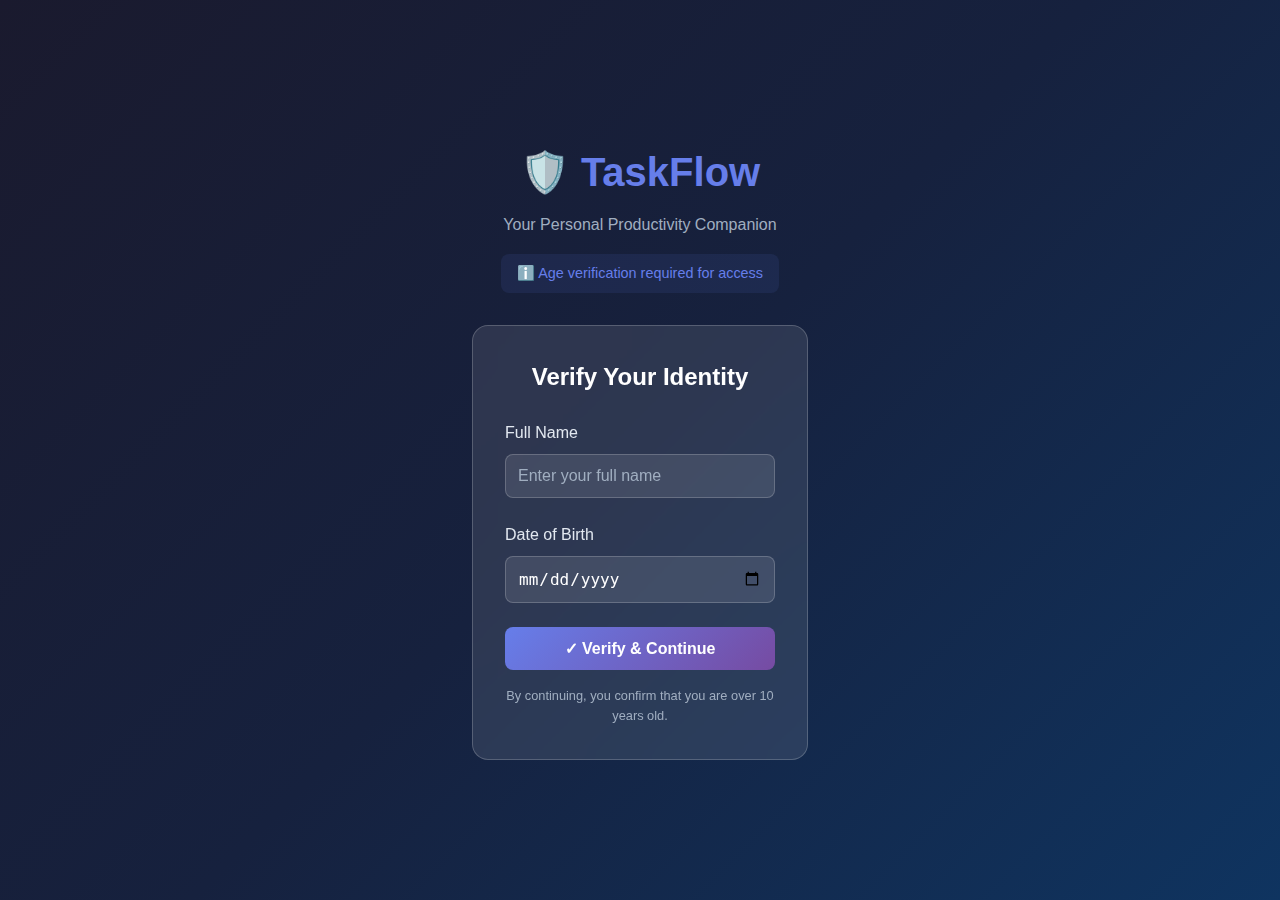
<file: index.html>
<!DOCTYPE html>
<html lang="en">
<head>
    <meta charset="UTF-8">
    <meta name="viewport" content="width=device-width, initial-scale=1.0">
    <title>TaskFlow - Your Personal Productivity Companion</title>
    <link rel="stylesheet" href="styles.css">
</head>
<body>
    <div class="container">
        <div class="logo-section">
            <h1>🛡️ TaskFlow</h1>
            <p>Your Personal Productivity Companion</p>
            <div class="age-notice">
                ℹ️ Age verification required for access
            </div>
        </div>

        <div class="form-container">
            <h2>Verify Your Identity</h2>
            <form id="verificationForm">
                <div class="form-group">
                    <label for="fullName">Full Name</label>
                    <input type="text" id="fullName" name="fullName" placeholder="Enter your full name" required>
                </div>
                
                <div class="form-group">
                    <label for="dateOfBirth">Date of Birth</label>
                    <input type="date" id="dateOfBirth" name="dateOfBirth" required>
                </div>
                
                <button type="submit" class="verify-btn">
                    ✓ Verify & Continue
                </button>
            </form>
            
            <div class="terms-notice">
                By continuing, you confirm that you are over 10 years old.
            </div>
            
            <div id="errorMessage" class="error-message" style="display: none;"></div>
        </div>
    </div>

    <script src="landing.js"></script>
</body>
</html>
</file>
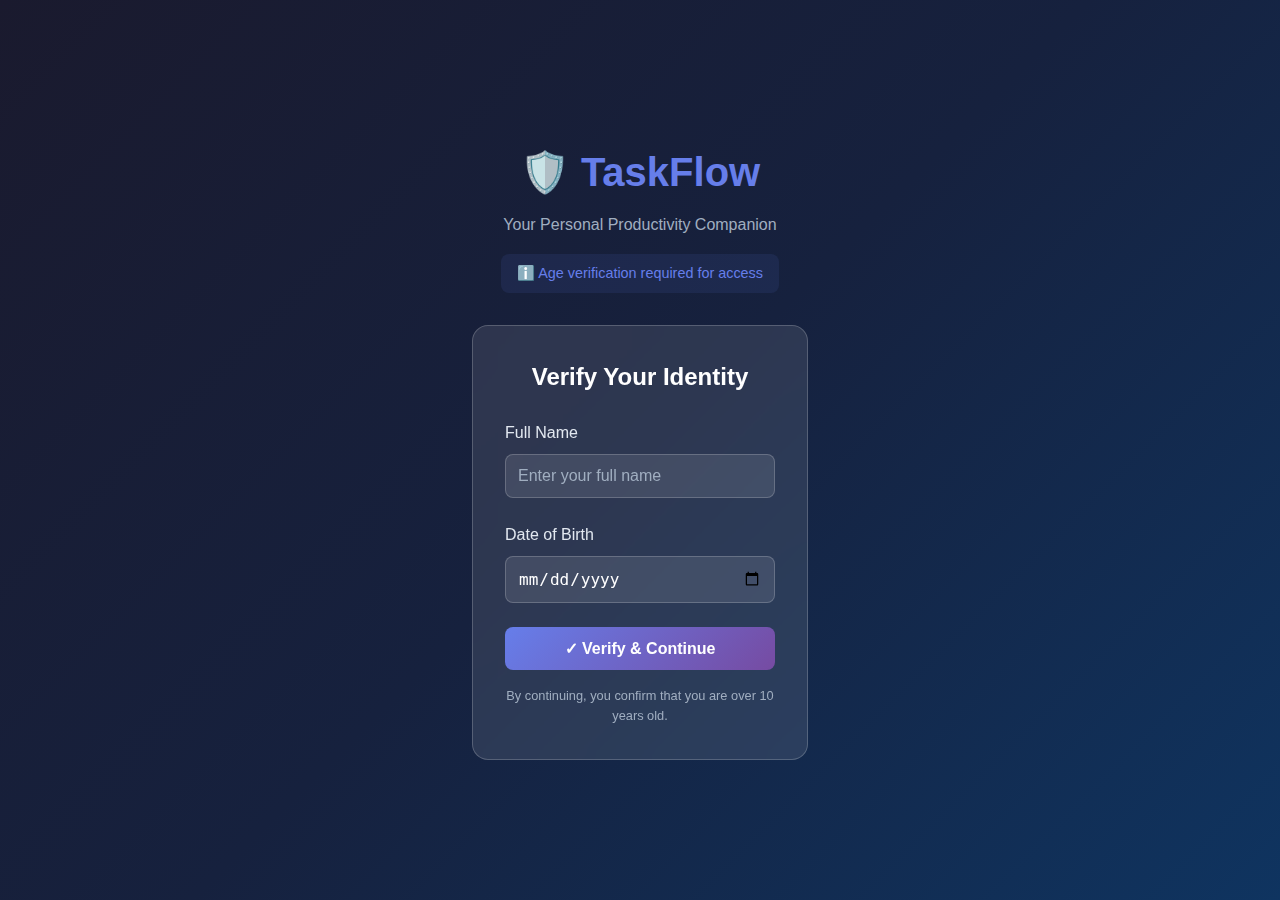
<file: app.html>
<!DOCTYPE html>
<html lang="en">
<head>
    <meta charset="UTF-8">
    <meta name="viewport" content="width=device-width, initial-scale=1.0">
    <title>TaskFlow - Todo App</title>
    <link rel="stylesheet" href="styles.css">
</head>
<body class="app-body">
    <div class="app-container">
        <header class="app-header">
            <div class="header-left">
                <h1>TaskFlow</h1>
            </div>
            <div class="header-right">
                <div class="user-info">
                    <span id="userName">User</span>
                    <img id="userAvatar" src="" alt="Avatar" class="user-avatar">
                </div>
                <button id="signOutBtn" class="sign-out-btn">
                    ↗ Sign Out
                </button>
            </div>
        </header>

        <main class="main-content">
            <div class="tabs-container">
                <button class="tab-btn active" data-tab="todo">
                    Todo (<span id="todoCount">0</span>)
                </button>
                <button class="tab-btn" data-tab="completed">
                    Completed (<span id="completedCount">0</span>)
                </button>
                <button class="tab-btn" data-tab="archived">
                    Archived (<span id="archivedCount">0</span>)
                </button>
            </div>

            <div class="add-task-section">
                <div class="task-input-container">
                    <input type="text" id="taskInput" placeholder="Add your task..." maxlength="200">
                    <div class="task-metadata">
                        <select id="categorySelect" class="task-select">
                            <option value="general">📋 General</option>
                            <option value="work">💼 Work</option>
                            <option value="personal">👤 Personal</option>
                            <option value="shopping">🛒 Shopping</option>
                            <option value="health">🏥 Health</option>
                            <option value="learning">📚 Learning</option>
                        </select>
                        <select id="prioritySelect" class="task-select">
                            <option value="low">🟢 Low</option>
                            <option value="medium">🟡 Medium</option>
                            <option value="high">🟠 High</option>
                            <option value="urgent">🔴 Urgent</option>
                        </select>
                    </div>
                    <button id="submitBtn" class="submit-btn">Add Task</button>
                </div>
            </div>

            <div class="search-filter-section">
                <div class="search-container">
                    <input type="text" id="searchInput" placeholder="Search tasks..." maxlength="100">
                    <button id="clearSearchBtn" class="clear-search-btn" style="display: none;">×</button>
                </div>
                <div class="filter-container">
                    <select id="categoryFilter" class="filter-select">
                        <option value="">All Categories</option>
                        <option value="general">📋 General</option>
                        <option value="work">💼 Work</option>
                        <option value="personal">👤 Personal</option>
                        <option value="shopping">🛒 Shopping</option>
                        <option value="health">🏥 Health</option>
                        <option value="learning">📚 Learning</option>
                    </select>
                    <select id="priorityFilter" class="filter-select">
                        <option value="">All Priorities</option>
                        <option value="low">🟢 Low</option>
                        <option value="medium">🟡 Medium</option>
                        <option value="high">🟠 High</option>
                        <option value="urgent">🔴 Urgent</option>
                    </select>
                    <button id="sortBtn" class="sort-btn">Sort by Priority</button>
                </div>
            </div>

            <div class="tasks-container">
                <div id="todoTasks" class="task-list active"></div>
                <div id="completedTasks" class="task-list"></div>
                <div id="archivedTasks" class="task-list"></div>
            </div>
        </main>

        <div id="notification" class="notification" style="display: none;">
            <div class="notification-content">
                <span id="notificationMessage">Task updated!</span>
            </div>
        </div>
    </div>

    <script src="app.js"></script>
</body>
</html>
</file>
<file: styles.css>
/* Reset and Base Styles */
* {
    margin: 0;
    padding: 0;
    box-sizing: border-box;
}

body {
    font-family: -apple-system, BlinkMacSystemFont, 'Segoe UI', Roboto, sans-serif;
    line-height: 1.6;
    color: #ffffff;
    background: linear-gradient(135deg, #1a1a2e 0%, #16213e 50%, #0f3460 100%);
    min-height: 100vh;
}

/* Landing Page Styles */
.container {
    max-width: 400px;
    margin: 0 auto;
    padding: 2rem;
    min-height: 100vh;
    display: flex;
    flex-direction: column;
    justify-content: center;
    align-items: center;
}

.logo-section {
    text-align: center;
    margin-bottom: 2rem;
}

.logo-section h1 {
    font-size: 2.5rem;
    margin-bottom: 0.5rem;
    color: #667eea;
}

.logo-section p {
    color: #a0aec0;
    margin-bottom: 1rem;
}

.age-notice {
    background: rgba(102, 126, 234, 0.1);
    padding: 0.5rem 1rem;
    border-radius: 8px;
    font-size: 0.9rem;
    color: #667eea;
}

.form-container {
    background: rgba(255, 255, 255, 0.1);
    backdrop-filter: blur(10px);
    padding: 2rem;
    border-radius: 16px;
    border: 1px solid rgba(255, 255, 255, 0.2);
    width: 100%;
    max-width: 400px;
}

.form-container h2 {
    text-align: center;
    margin-bottom: 1.5rem;
    color: #ffffff;
}

.form-group {
    margin-bottom: 1.5rem;
}

.form-group label {
    display: block;
    margin-bottom: 0.5rem;
    color: #e2e8f0;
    font-weight: 500;
}

.form-group input {
    width: 100%;
    padding: 0.75rem;
    border: 1px solid rgba(255, 255, 255, 0.2);
    border-radius: 8px;
    background: rgba(255, 255, 255, 0.1);
    color: #ffffff;
    font-size: 1rem;
    transition: all 0.3s ease;
}

.form-group input:focus {
    outline: none;
    border-color: #667eea;
    box-shadow: 0 0 0 3px rgba(102, 126, 234, 0.2);
}

.form-group input::placeholder {
    color: #a0aec0;
}

.verify-btn {
    width: 100%;
    padding: 0.75rem;
    background: linear-gradient(135deg, #667eea 0%, #764ba2 100%);
    color: white;
    border: none;
    border-radius: 8px;
    font-size: 1rem;
    font-weight: 600;
    cursor: pointer;
    transition: all 0.3s ease;
}

.verify-btn:hover {
    transform: translateY(-2px);
    box-shadow: 0 8px 25px rgba(102, 126, 234, 0.3);
}

.verify-btn:disabled {
    opacity: 0.6;
    cursor: not-allowed;
    transform: none;
}

.terms-notice {
    text-align: center;
    font-size: 0.8rem;
    color: #a0aec0;
    margin-top: 1rem;
}

.error-message {
    background: rgba(239, 68, 68, 0.1);
    color: #f87171;
    padding: 0.75rem;
    border-radius: 8px;
    margin-top: 1rem;
    border: 1px solid rgba(239, 68, 68, 0.3);
}

/* App Page Styles */
.app-body {
    background: linear-gradient(135deg, #f8fafc 0%, #e2e8f0 100%);
    color: #1a202c;
}

.app-container {
    max-width: 1200px;
    margin: 0 auto;
    min-height: 100vh;
}

.app-header {
    background: white;
    padding: 1rem 2rem;
    box-shadow: 0 2px 10px rgba(0, 0, 0, 0.1);
    display: flex;
    justify-content: space-between;
    align-items: center;
}

.app-header h1 {
    color: #667eea;
    font-size: 1.5rem;
}

.header-right {
    display: flex;
    align-items: center;
    gap: 1rem;
}

.user-info {
    display: flex;
    align-items: center;
    gap: 0.5rem;
}

.user-avatar {
    width: 32px;
    height: 32px;
    border-radius: 50%;
    border: 2px solid #667eea;
}

.sign-out-btn {
    padding: 0.5rem 1rem;
    background: #ef4444;
    color: white;
    border: none;
    border-radius: 6px;
    cursor: pointer;
    font-size: 0.9rem;
    transition: all 0.3s ease;
}

.sign-out-btn:hover {
    background: #dc2626;
    transform: translateY(-1px);
}

.main-content {
    padding: 2rem;
}

.tabs-container {
    display: flex;
    gap: 1rem;
    margin-bottom: 2rem;
    border-bottom: 2px solid #e2e8f0;
}

.tab-btn {
    padding: 0.75rem 1.5rem;
    background: none;
    border: none;
    color: #64748b;
    font-weight: 500;
    cursor: pointer;
    border-bottom: 2px solid transparent;
    transition: all 0.3s ease;
}

.tab-btn.active {
    color: #667eea;
    border-bottom-color: #667eea;
}

.tab-btn:hover {
    color: #667eea;
}

.add-task-section {
    margin-bottom: 2rem;
}

.task-input-container {
    display: flex;
    gap: 1rem;
    max-width: 600px;
}

#taskInput {
    flex: 1;
    padding: 0.75rem;
    border: 2px solid #e2e8f0;
    border-radius: 8px;
    font-size: 1rem;
    transition: all 0.3s ease;
}

#taskInput:focus {
    outline: none;
    border-color: #667eea;
    box-shadow: 0 0 0 3px rgba(102, 126, 234, 0.1);
}

.submit-btn {
    padding: 0.75rem 1.5rem;
    background: #667eea;
    color: white;
    border: none;
    border-radius: 8px;
    font-weight: 600;
    cursor: pointer;
    transition: all 0.3s ease;
}

.submit-btn:hover {
    background: #5a67d8;
    transform: translateY(-1px);
}

.submit-btn:disabled {
    opacity: 0.6;
    cursor: not-allowed;
    transform: none;
}

.tasks-container {
    position: relative;
}

.task-list {
    display: none;
}

.task-list.active {
    display: block;
}

.task-card {
    background: white;
    padding: 1.5rem;
    border-radius: 12px;
    margin-bottom: 1rem;
    box-shadow: 0 2px 8px rgba(0, 0, 0, 0.1);
    border-left: 4px solid #667eea;
    transition: all 0.3s ease;
}

.task-card:hover {
    transform: translateY(-2px);
    box-shadow: 0 4px 16px rgba(0, 0, 0, 0.15);
}

.task-content {
    margin-bottom: 1rem;
}

.task-title {
    font-size: 1.1rem;
    font-weight: 600;
    color: #1a202c;
    margin-bottom: 0.5rem;
}

.task-meta {
    font-size: 0.9rem;
    color: #64748b;
}

.task-actions {
    display: flex;
    gap: 0.5rem;
    flex-wrap: wrap;
}

.task-btn {
    padding: 0.5rem 1rem;
    border: none;
    border-radius: 6px;
    font-size: 0.9rem;
    cursor: pointer;
    transition: all 0.3s ease;
}

.task-btn.complete {
    background: #10b981;
    color: white;
}

.task-btn.complete:hover {
    background: #059669;
}

.task-btn.archive {
    background: #f59e0b;
    color: white;
}

.task-btn.archive:hover {
    background: #d97706;
}

.task-btn.todo {
    background: #667eea;
    color: white;
}

.task-btn.todo:hover {
    background: #5a67d8;
}

.notification {
    position: fixed;
    top: 20px;
    right: 20px;
    background: #10b981;
    color: white;
    padding: 1rem 1.5rem;
    border-radius: 8px;
    box-shadow: 0 4px 16px rgba(0, 0, 0, 0.2);
    z-index: 1000;
    transform: translateX(100%);
    transition: transform 0.3s ease;
}

.notification.show {
    transform: translateX(0);
}

.empty-state {
    text-align: center;
    padding: 3rem 1rem;
    color: #64748b;
}

.empty-state h3 {
    font-size: 1.2rem;
    margin-bottom: 0.5rem;
}

.empty-state p {
    font-size: 0.9rem;
}

/* Responsive Design */
@media (max-width: 768px) {
    .container {
        padding: 1rem;
    }
    
    .form-container {
        padding: 1.5rem;
    }
    
    .app-header {
        padding: 1rem;
        flex-direction: column;
        gap: 1rem;
    }
    
    .main-content {
        padding: 1rem;
    }
    
    .tabs-container {
        flex-direction: column;
        gap: 0;
    }
    
    .tab-btn {
        padding: 1rem;
        border-bottom: 1px solid #e2e8f0;
        border-radius: 0;
    }
    
    .task-input-container {
        flex-direction: column;
    }
    
    .task-actions {
        justify-content: center;
    }
    
    .notification {
        right: 10px;
        left: 10px;
        transform: translateY(-100%);
    }
    
    .notification.show {
        transform: translateY(0);
    }
}

/* Loading States */
.loading {
    opacity: 0.6;
    pointer-events: none;
}

.loading::after {
    content: '';
    position: absolute;
    top: 50%;
    left: 50%;
    width: 20px;
    height: 20px;
    margin: -10px 0 0 -10px;
    border: 2px solid #667eea;
    border-top: 2px solid transparent;
    border-radius: 50%;
    animation: spin 1s linear infinite;
}

@keyframes spin {
    0% { transform: rotate(0deg); }
    100% { transform: rotate(360deg); }
}



/* Enhanced Task Input Section */
.task-input-container {
    display: flex;
    flex-direction: column;
    gap: 1rem;
    max-width: 800px;
}

.task-metadata {
    display: flex;
    gap: 1rem;
}

.task-select {
    padding: 0.5rem;
    border: 2px solid #e2e8f0;
    border-radius: 6px;
    background: white;
    color: #1a202c;
    font-size: 0.9rem;
    cursor: pointer;
    transition: all 0.3s ease;
}

.task-select:focus {
    outline: none;
    border-color: #667eea;
    box-shadow: 0 0 0 3px rgba(102, 126, 234, 0.1);
}

/* Search and Filter Section */
.search-filter-section {
    margin-bottom: 2rem;
    padding: 1.5rem;
    background: white;
    border-radius: 12px;
    box-shadow: 0 2px 8px rgba(0, 0, 0, 0.1);
}

.search-container {
    position: relative;
    margin-bottom: 1rem;
}

#searchInput {
    width: 100%;
    padding: 0.75rem;
    padding-right: 2.5rem;
    border: 2px solid #e2e8f0;
    border-radius: 8px;
    font-size: 1rem;
    transition: all 0.3s ease;
}

#searchInput:focus {
    outline: none;
    border-color: #667eea;
    box-shadow: 0 0 0 3px rgba(102, 126, 234, 0.1);
}

.clear-search-btn {
    position: absolute;
    right: 0.5rem;
    top: 50%;
    transform: translateY(-50%);
    background: #ef4444;
    color: white;
    border: none;
    border-radius: 50%;
    width: 24px;
    height: 24px;
    cursor: pointer;
    font-size: 1rem;
    display: flex;
    align-items: center;
    justify-content: center;
    transition: all 0.3s ease;
}

.clear-search-btn:hover {
    background: #dc2626;
}

.filter-container {
    display: flex;
    gap: 1rem;
    align-items: center;
    flex-wrap: wrap;
}

.filter-select {
    padding: 0.5rem;
    border: 2px solid #e2e8f0;
    border-radius: 6px;
    background: white;
    color: #1a202c;
    font-size: 0.9rem;
    cursor: pointer;
    transition: all 0.3s ease;
}

.filter-select:focus {
    outline: none;
    border-color: #667eea;
    box-shadow: 0 0 0 3px rgba(102, 126, 234, 0.1);
}

.sort-btn {
    padding: 0.5rem 1rem;
    background: #10b981;
    color: white;
    border: none;
    border-radius: 6px;
    font-size: 0.9rem;
    cursor: pointer;
    transition: all 0.3s ease;
}

.sort-btn:hover {
    background: #059669;
    transform: translateY(-1px);
}

/* Enhanced Task Cards */
.task-card {
    background: white;
    padding: 1.5rem;
    border-radius: 12px;
    margin-bottom: 1rem;
    box-shadow: 0 2px 8px rgba(0, 0, 0, 0.1);
    border-left: 4px solid #667eea;
    transition: all 0.3s ease;
}

.task-card.priority-urgent {
    border-left-color: #ef4444;
}

.task-card.priority-high {
    border-left-color: #f59e0b;
}

.task-card.priority-medium {
    border-left-color: #eab308;
}

.task-card.priority-low {
    border-left-color: #10b981;
}

.task-header {
    display: flex;
    justify-content: space-between;
    align-items: flex-start;
    margin-bottom: 1rem;
}

.task-title {
    font-size: 1.1rem;
    font-weight: 600;
    color: #1a202c;
    flex: 1;
}

.task-badges {
    display: flex;
    gap: 0.5rem;
    margin-left: 1rem;
}

.task-badge {
    padding: 0.25rem 0.5rem;
    border-radius: 12px;
    font-size: 0.8rem;
    font-weight: 500;
}

.category-badge {
    background: rgba(102, 126, 234, 0.1);
    color: #667eea;
}

.priority-badge {
    background: rgba(239, 68, 68, 0.1);
    color: #ef4444;
}

.priority-badge.priority-urgent {
    background: rgba(239, 68, 68, 0.1);
    color: #ef4444;
}

.priority-badge.priority-high {
    background: rgba(245, 158, 11, 0.1);
    color: #f59e0b;
}

.priority-badge.priority-medium {
    background: rgba(234, 179, 8, 0.1);
    color: #eab308;
}

.priority-badge.priority-low {
    background: rgba(16, 185, 129, 0.1);
    color: #10b981;
}

.task-meta {
    font-size: 0.9rem;
    color: #64748b;
    margin-bottom: 1rem;
}

/* Search Highlighting */
.search-highlight {
    background: yellow;
    font-weight: bold;
}

/* No Results State */
.no-results {
    text-align: center;
    padding: 3rem 1rem;
    color: #64748b;
}

.no-results h3 {
    font-size: 1.2rem;
    margin-bottom: 0.5rem;
}

.no-results p {
    font-size: 0.9rem;
}

/* Responsive Updates */
@media (max-width: 768px) {
    .task-input-container {
        max-width: 100%;
    }
    
    .task-metadata {
        flex-direction: column;
    }
    
    .filter-container {
        flex-direction: column;
        align-items: stretch;
    }
    
    .task-header {
        flex-direction: column;
        gap: 0.5rem;
    }
    
    .task-badges {
        margin-left: 0;
    }
    
    .search-filter-section {
        padding: 1rem;
    }
}
</file>
